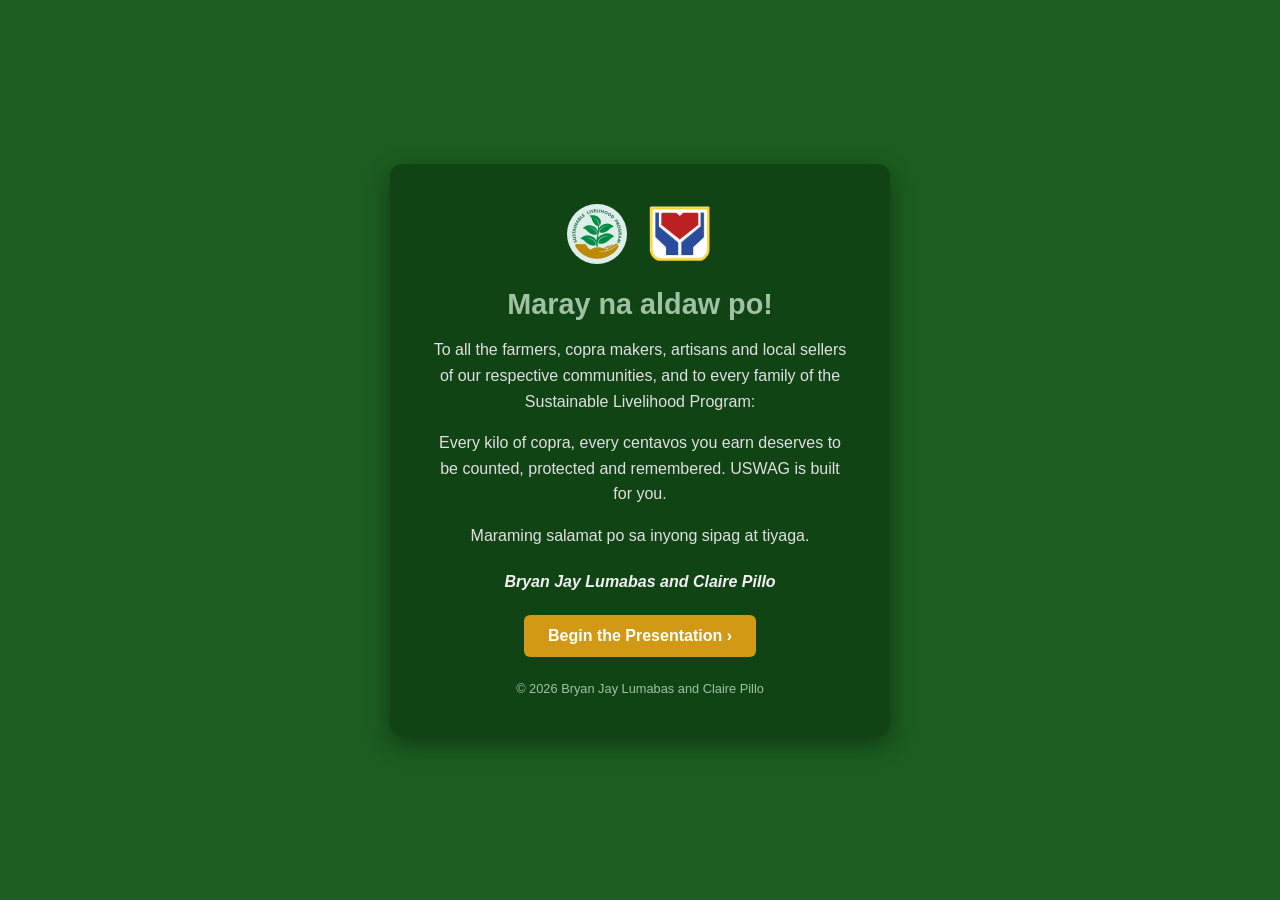
<file: index.html>
<!DOCTYPE html>
<html lang="en">
  <head>
    <meta charset="utf-8">
    <meta name="viewport" content="width=device-width, initial-scale=1, viewport-fit=cover">
    <meta name="robots" content="noindex">
    <title>USWAG · Dedication</title>
    <style>
        body {
        margin: 0;
        padding: 0;
        min-height: 100vh;
        background-color: #1b5e20;
        font-family: -apple-system, BlinkMacSystemFont, "Segoe UI", Roboto, Helvetica, Arial, sans-serif;
        color: #ffffff;
        display: flex;
        justify-content: center;
        align-items: center;
      }

      .ded {
        background-color: #114415;
        border-radius: 12px;
        box-shadow: 0 8px 24px rgba(0, 0, 0, 0.4);
        padding: 40px;
        max-width: 500px;
        width: 90%;
        margin: 20px auto;
        text-align: center;
        box-sizing: border-box;
      }

      .logos {
        display: flex;
        justify-content: center;
        align-items: center;
        gap: 20px;
        margin-bottom: 24px;
      }

      .logos img {
        max-height: 60px;
        width: auto;
      }

      h1 {
        color: #a0c2a3;
        margin-top: 0;
        margin-bottom: 16px;
        font-size: 1.8rem;
      }

      p {
        line-height: 1.6;
        color: #e0e0e0;
        margin-bottom: 16px;
      }

      .sig {
        font-weight: bold;
        font-style: italic;
        margin: 24px 0;
        color: #f2f2f2;
      }

      .btn {
        display: inline-block;
        background-color: #d19914;
        color: #ffffff;
        text-decoration: none;
        font-weight: bold;
        padding: 12px 24px;
        border-radius: 6px;
        transition: background-color 0.3s ease, transform 0.1s ease;
        margin-bottom: 24px;
      }

      .btn:hover { filter: brightness(1.25); }
      .btn.alt { background: var(--gold); }

      small {
        display: block;
        color: #a0c2a3;
        font-size: 0.8rem;
      }
    </style>
  </head>
<body>
  <div class="ded">
    
    <div class="logos">
      <img src="slp.jpg" alt="Sustainable Livelihood Program logo" style="width: 60px; height: 60px; border-radius: 50%; object-fit: cover;">
      <img src="dswd.png" alt="DSWD logo">
    </div>
    
    <h1>Maray na aldaw po!</h1>
    <p>To all the farmers, copra makers, artisans and local sellers of our respective communities, and to every family of the Sustainable Livelihood Program:</p>
    <p>Every kilo of copra, every centavos you earn deserves to be counted, protected and remembered. USWAG is built for you.</p>
    <p>Maraming salamat po sa inyong sipag at tiyaga.</p>
    <div class="sig">Bryan Jay Lumabas and Claire Pillo</div>
    <a class="btn" href="phase1-proposal.html">Begin the Presentation &#8250;</a>
    <small>© 2026 Bryan Jay Lumabas and Claire Pillo</small>
  </div>
</body>
</html>
</file>
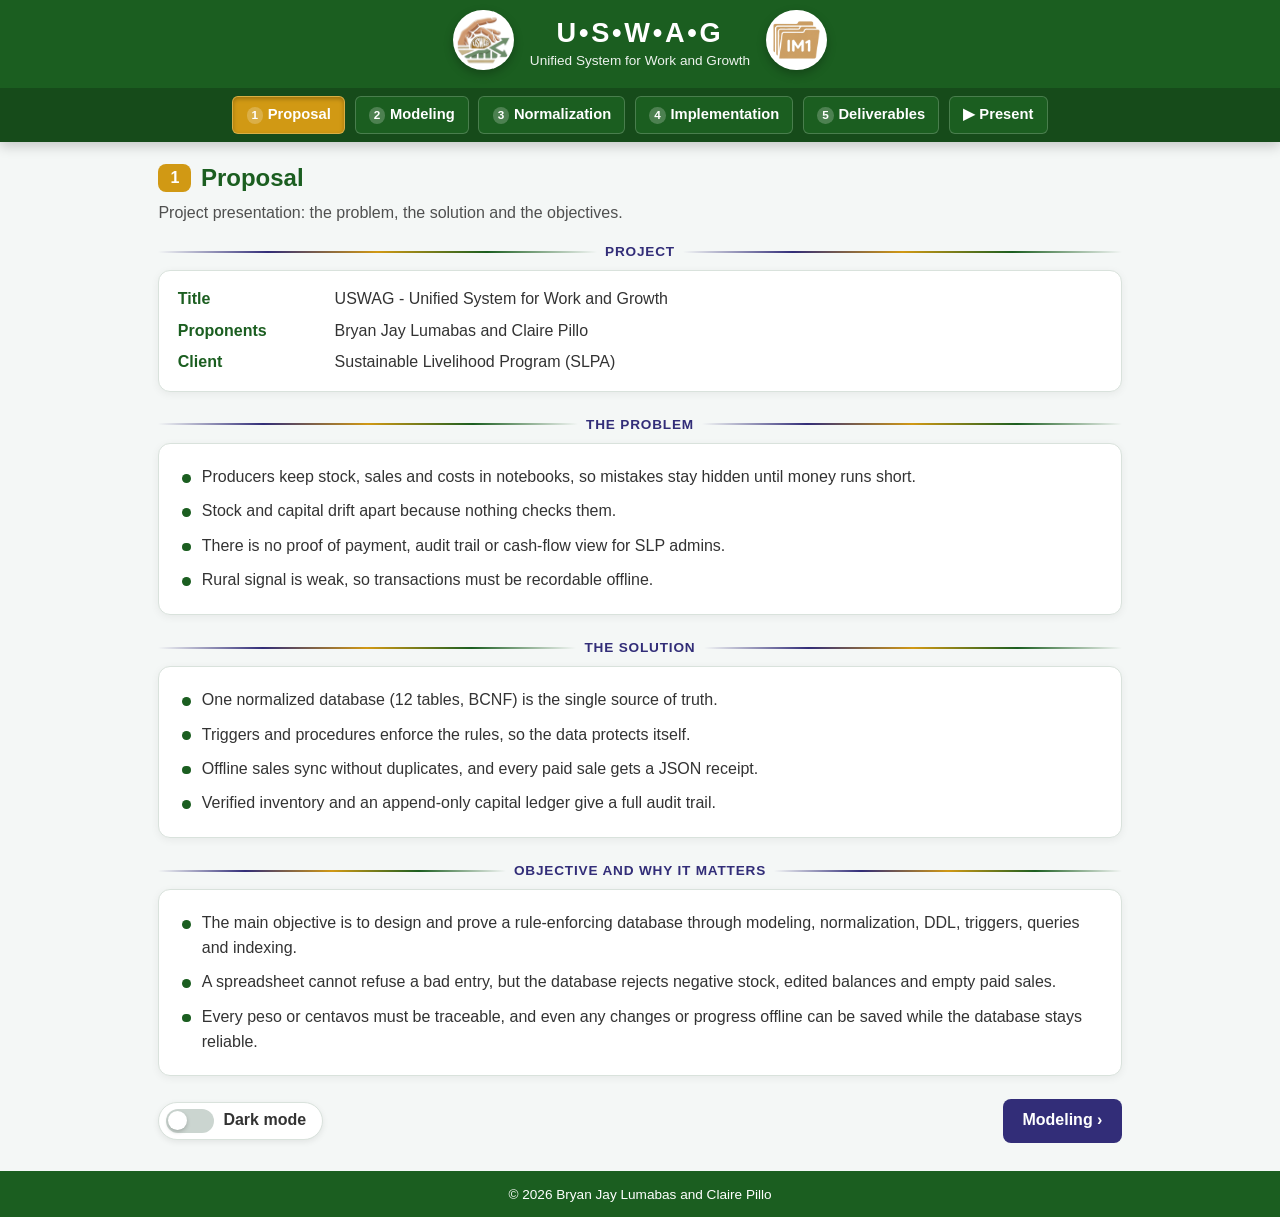
<file: phase1-proposal.html>
<!DOCTYPE html>
<html lang="en">
  <head>
    <meta charset="utf-8">
    <meta name="viewport" content="width=device-width, initial-scale=1, viewport-fit=cover">
    <title>USWAG · Phase 1</title>
    <link rel="stylesheet" href="styles.css">
    <script src="theme.js"></script>
  </head>
<body data-prev="" data-next="phase2-modeling.html">
  <div class="hwrap">
    <header class="hdr">
      <a href="phase1-proposal.html"><img src="uswag.png" alt="USWAG logo"></a>
      <div class="hc">
        <h1>U•S•W•A•G</h1>
        <p>Unified System for Work and Growth</p>
      </div>
      <a href="phase1-proposal.html"><img src="im1.png" alt="IM1 logo"></a>
    </header>
    <nav>
      <a href="phase1-proposal.html" class="on"><b>1</b>Proposal</a><a href="phase2-modeling.html"><b>2</b>Modeling</a><a href="phase3-normalization.html"><b>3</b>Normalization</a><a href="phase4-implementation.html"><b>4</b>Implementation</a><a href="phase5-deliverables.html"><b>5</b>Deliverables</a>
      <button id="presentBtn" type="button">&#9654; Present</button>
    </nav>
  </div>

  <main>
      <section class="slide" data-foot="© 2026 Bryan Jay Lumabas and Claire Pillo">
        <div class="sh">1 · Proposal</div>
        <div class="pt"><span class="n">1</span><h2>Proposal</h2></div>
        <p class="lead">Project presentation: the problem, the solution and the objectives.</p>
        <div class="div">Project</div>
        <div class="card"><dl class="kv"><dt>Title</dt><dd>USWAG - Unified System for Work and Growth</dd><dt>Proponents</dt><dd>Bryan Jay Lumabas and Claire Pillo</dd><dt>Client</dt><dd>Sustainable Livelihood Program (SLPA)</dd></dl></div>
      </section>
      <section class="slide" data-foot="© 2026 Bryan Jay Lumabas and Claire Pillo">
        <div class="sh">1 · Proposal</div>
        <div class="div">The Problem</div>
        <div class="card"><ul class="b"><li>Producers keep stock, sales and costs in notebooks, so mistakes stay hidden until money runs short.</li><li>Stock and capital drift apart because nothing checks them.</li><li>There is no proof of payment, audit trail or cash-flow view for SLP admins.</li><li>Rural signal is weak, so transactions must be recordable offline.</li></ul></div>
      </section>
      <section class="slide" data-foot="© 2026 Bryan Jay Lumabas and Claire Pillo">
        <div class="sh">1 · Proposal</div>
        <div class="div">The Solution</div>
        <div class="card"><ul class="b"><li>One normalized database (12 tables, BCNF) is the single source of truth.</li><li>Triggers and procedures enforce the rules, so the data protects itself.</li><li>Offline sales sync without duplicates, and every paid sale gets a JSON receipt.</li><li>Verified inventory and an append-only capital ledger give a full audit trail.</li></ul></div>
      </section>
      <section class="slide" data-foot="© 2026 Bryan Jay Lumabas and Claire Pillo">
        <div class="sh">1 · Proposal</div>
        <div class="div">Objective and Why It Matters</div>
        <div class="card"><ul class="b"><li>The main objective is to design and prove a rule-enforcing database through modeling, normalization, DDL, triggers, queries and indexing.</li><li>A spreadsheet cannot refuse a bad entry, but the database rejects negative stock, edited balances and empty paid sales.</li><li>Every peso or centavos must be traceable, and even any changes or progress offline can be saved while the database stays reliable.</li></ul></div>
      </section>
    <div class="nxt">
      <button class="sw" id="themeSwitch" type="button" role="switch" aria-checked="false" aria-label="Dark mode"><span class="trk"><span class="knob"></span></span>Dark mode</button>
      <a class="btn" href="phase2-modeling.html">Modeling &#8250;</a>
    </div>
  </main>

  <footer>© 2026 Bryan Jay Lumabas and Claire Pillo</footer>

  <div class="modal" id="modal">
    <div class="mbar">
      <span class="t" id="mt"></span>
      <button id="mdl" type="button">Download</button>
      <button id="mpr" type="button">Print</button>
      <button id="mx" type="button">&#10005;</button>
    </div>
    <div class="mbody" id="mb"></div>
  </div>
  <div class="toast" id="toast"></div>
    <script src="data.js"></script>
    <script src="script.js"></script>
</body>
</html>
</file>
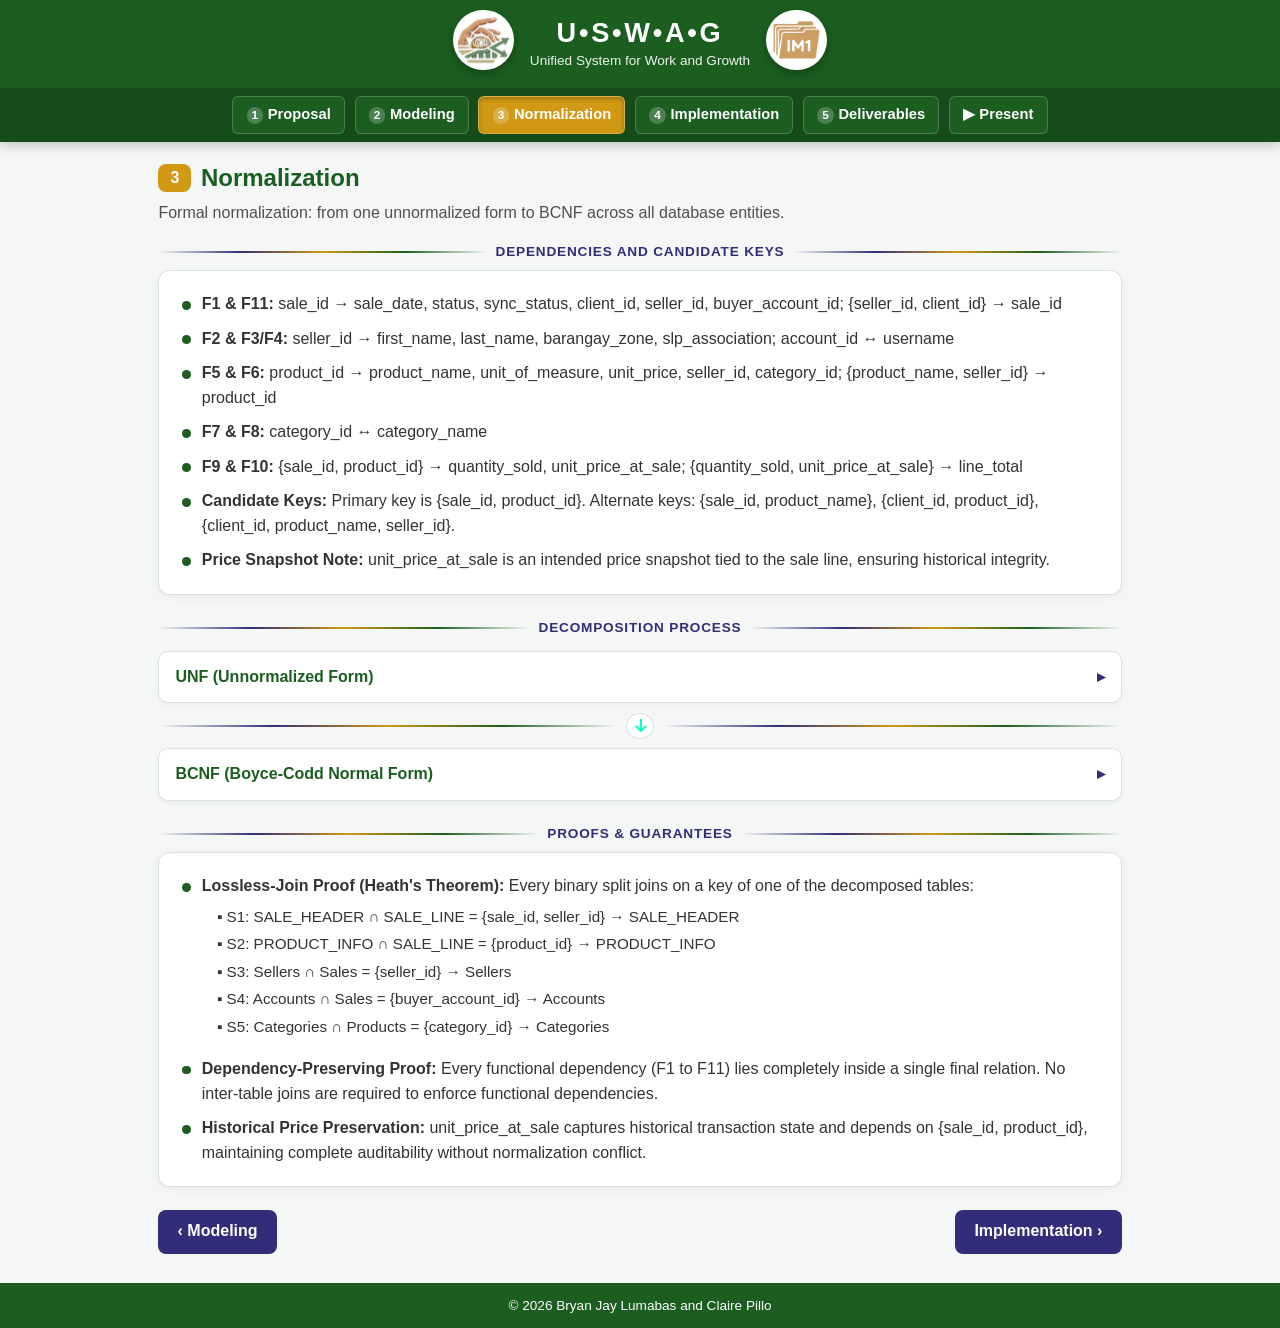
<file: phase3-normalization.html>
<!DOCTYPE html>
<html lang="en">
  <head>
    <meta charset="utf-8">
    <meta name="viewport" content="width=device-width, initial-scale=1, viewport-fit=cover">
    <title>USWAG · Phase 3</title>
    <link rel="stylesheet" href="styles.css">
    <link rel="stylesheet" href="https://cdnjs.cloudflare.com/ajax/libs/font-awesome/6.4.0/css/all.min.css" crossorigin="anonymous" referrerpolicy="no-referrer">
    <script src="theme.js"></script>
  </head>
<body data-prev="phase2-modeling.html" data-next="phase4-implementation.html">
  <div class="hwrap">
    <header class="hdr">
      <a href="phase1-proposal.html"><img src="uswag.png" alt="USWAG logo"></a>
      <div class="hc">
        <h1>U•S•W•A•G</h1>
        <p>Unified System for Work and Growth</p>
      </div>
      <a href="phase1-proposal.html"><img src="im1.png" alt="IM1 logo"></a>
    </header>
    <nav>
      <a href="phase1-proposal.html"><b>1</b>Proposal</a><a href="phase2-modeling.html"><b>2</b>Modeling</a><a href="phase3-normalization.html" class="on"><b>3</b>Normalization</a><a href="phase4-implementation.html"><b>4</b>Implementation</a><a href="phase5-deliverables.html"><b>5</b>Deliverables</a>
      <button id="presentBtn" type="button">&#9654; Present</button>
    </nav>
  </div>

  <main>
      <section class="slide" data-foot="© 2026 Bryan Jay Lumabas and Claire Pillo">
        <div class="sh">3 · Normalization</div>
        <div class="pt"><span class="n">3</span><h2>Normalization</h2></div>
        <p class="lead">Formal normalization: from one unnormalized form to BCNF across all database entities.</p>
        <div class="div">Dependencies and Candidate Keys</div>
        <div class="card">
          <ul class="b">
            <li><b>F1 & F11:</b> sale_id → sale_date, status, sync_status, client_id, seller_id, buyer_account_id; {seller_id, client_id} → sale_id</li>
            <li><b>F2 & F3/F4:</b> seller_id → first_name, last_name, barangay_zone, slp_association; account_id ↔ username</li>
            <li><b>F5 & F6:</b> product_id → product_name, unit_of_measure, unit_price, seller_id, category_id; {product_name, seller_id} → product_id</li>
            <li><b>F7 & F8:</b> category_id ↔ category_name</li>
            <li><b>F9 & F10:</b> {sale_id, product_id} → quantity_sold, unit_price_at_sale; {quantity_sold, unit_price_at_sale} → line_total</li>
            <li><b>Candidate Keys:</b> Primary key is {sale_id, product_id}. Alternate keys: {sale_id, product_name}, {client_id, product_id}, {client_id, product_name, seller_id}.</li>
            <li><b>Price Snapshot Note:</b> unit_price_at_sale is an intended price snapshot tied to the sale line, ensuring historical integrity.</li>
          </ul>
        </div>
      </section>

      <section class="slide" data-foot="© 2026 Bryan Jay Lumabas and Claire Pillo">
        <div class="sh">3 · Normalization</div>
        <div class="div">Decomposition Process</div>
        <div class="decomp-flow">
          <div class="decomp-step">
            <h4>UNF (Unnormalized Form) <span class="decomp-chevron">▸</span></h4>
            <div class="desc">
              <strong style="color:var(--h1);">SALE_FORM</strong><br>
              <code style="font-size:0.85em; background:var(--code); padding:0.2em 0.4em; border-radius:4px; display:block; margin:0.3em 0;">(sale_id, sale_date, status, sync_status, client_id, seller_id, first_name, last_name, barangay_zone, slp_association, buyer_account_id, buyer_username, {product_id, product_name, unit_of_measure, unit_price, category_id, category_name, quantity_sold, unit_price_at_sale, line_total})</code>
              <em style="display:block; margin-top:0.4em;">Anomalies:</em> Non-atomic repeating product groups; insertion anomalies (cannot add unused categories); update anomalies (duplicated seller/product metadata); deletion anomalies.
            </div>
          </div>
          
          <div class="decomp-arrow" id="blindToggleBtn" style="cursor: pointer;" title="Click to toggle normal form blinds"><span><i class="fa-solid fa-arrow-down" id="blindChevronIcon" style="color: #00ffcc; transition: transform 0.3s ease;"></i></span></div>
          
          <div id="normalizationBlinds" style="display: none; flex-direction: column; gap: .8em;">
            <div class="decomp-step">
              <h4>1NF (First Normal Form) <span class="decomp-chevron">▸</span></h4>
              <div class="desc">
                Flattens repeating product groups into individual atomic rows.<br>
                <strong style="color:var(--h1); display:block; margin-top:0.3em;">R1 Schema:</strong>
                <code style="font-size:0.85em; background:var(--code); padding:0.2em 0.4em; border-radius:4px; display:block; margin:0.3em 0;">(sale_id, sale_date, status, sync_status, client_id, seller_id, first_name, last_name, barangay_zone, slp_association, buyer_account_id, buyer_username, product_id, product_name, unit_of_measure, unit_price, category_id, category_name, quantity_sold, unit_price_at_sale, line_total)</code>
                <em style="display:block; margin-top:0.3em;">Primary Key:</em> {sale_id, product_id}
              </div>
            </div>
            
            <div class="decomp-arrow"><span><i class="fa-solid fa-arrow-down" style="color: #00ffcc;"></i></span></div>
            <div class="decomp-step">
              <h4>2NF (Second Normal Form) <span class="decomp-chevron">▸</span></h4>
              <div class="desc">
                Removes partial dependencies on part of the composite key {sale_id, product_id}:<br>
                <ul style="list-style: none; padding-left: 0; margin-top: 0.4em; display: flex; flex-direction: column; gap: 0.3em;">
                  <li>• <strong>SALE_HEADER</strong>(sale_id, sale_date, status, sync_status, client_id, seller_id, first_name, last_name, barangay_zone, slp_association, buyer_account_id, buyer_username)</li>
                  <li>• <strong>PRODUCT_INFO</strong>(product_id, product_name, unit_of_measure, unit_price, seller_id, category_id, category_name)</li>
                  <li>• <strong>SALE_LINE</strong>(sale_id, product_id, quantity_sold, unit_price_at_sale, line_total)</li>
                </ul>
              </div>
            </div>
            
            <div class="decomp-arrow"><span><i class="fa-solid fa-arrow-down" style="color: #00ffcc;"></i></span></div>
            <div class="decomp-step">
              <h4>3NF (Third Normal Form) <span class="decomp-chevron">▸</span></h4>
              <div class="desc">
                Removes transitive dependencies (TD1: sale_id → seller_id, TD2: sale_id → buyer_account_id, TD3: product_id → category_id, TD4: line_total derivation):<br>
                <ul style="list-style: none; padding-left: 0; margin-top: 0.4em; display: flex; flex-direction: column; gap: 0.3em;">
                  <li>• <strong>Sales</strong>(sale_id, sale_date, status, sync_status, client_id, seller_id, buyer_account_id)</li>
                  <li>• <strong>Sellers</strong>(seller_id, first_name, last_name, barangay_zone, slp_association)</li>
                  <li>• <strong>Accounts</strong>(account_id, username)</li>
                  <li>• <strong>Products</strong>(product_id, product_name, unit_of_measure, unit_price, seller_id, category_id)</li>
                  <li>• <strong>Categories</strong>(category_id, category_name)</li>
                  <li>• <strong>Sale_Details</strong>(sale_id, product_id, quantity_sold, unit_price_at_sale) <em>[line_total kept as GENERATED STORED column]</em></li>
                </ul>
              </div>
            </div>
            
            <div class="decomp-arrow"><span><i class="fa-solid fa-arrow-down" style="color: #00ffcc;"></i></span></div>
          
          </div>

          <div class="decomp-step">
            <h4>BCNF (Boyce-Codd Normal Form) <span class="decomp-chevron">▸</span></h4>
            <div class="desc">
              Verifies that every determinant across all 12 system tables is a candidate key / superkey.<br>
              <strong style="display:block; margin-top:0.3em;">Verified Tables:</strong> Accounts, Sellers, Categories, Products, Sales, Sale_Details, Inventory_Transactions, Expenses, Capital_Management, Capital_Ledger, Receipts, Contact_Messages. No determinant violations remain.
            </div>
          </div>
        </div>
      </section>

      <section class="slide" data-foot="© 2026 Bryan Jay Lumabas and Claire Pillo">
        <div class="sh">3 · Normalization</div>
        <div class="div">Proofs & Guarantees</div>
        <div class="card">
          <ul class="b">
            <li><b>Lossless-Join Proof (Heath's Theorem):</b> Every binary split joins on a key of one of the decomposed tables:
              <div style="margin: 0.4em 0 0.6em 1em; display: flex; flex-direction: column; gap: 0.25em; font-size: 0.95em;">
                <div>▪ S1: SALE_HEADER ∩ SALE_LINE = {sale_id, seller_id} → SALE_HEADER</div>
                <div>▪ S2: PRODUCT_INFO ∩ SALE_LINE = {product_id} → PRODUCT_INFO</div>
                <div>▪ S3: Sellers ∩ Sales = {seller_id} → Sellers</div>
                <div>▪ S4: Accounts ∩ Sales = {buyer_account_id} → Accounts</div>
                <div>▪ S5: Categories ∩ Products = {category_id} → Categories</div>
              </div>
            </li>
            <li><b>Dependency-Preserving Proof:</b> Every functional dependency (F1 to F11) lies completely inside a single final relation. No inter-table joins are required to enforce functional dependencies.</li>
            <li><b>Historical Price Preservation:</b> unit_price_at_sale captures historical transaction state and depends on {sale_id, product_id}, maintaining complete auditability without normalization conflict.</li>
          </ul>
        </div>
      </section>
    <div class="nxt">
      <a class="btn alt" href="phase2-modeling.html">&#8249; Modeling</a>
      <a class="btn alt" href="phase4-implementation.html">Implementation &#8250;</a>
    </div>
  </main>

  <footer>© 2026 Bryan Jay Lumabas and Claire Pillo</footer>

  <div class="modal" id="modal">
    <div class="mbar">
      <span class="t" id="mt"></span>
      <button id="mdl" type="button">Download</button>
      <button id="mpr" type="button">Print</button>
      <button id="mx" type="button">&#10005;</button>
    </div>
    <div class="mbody" id="mb"></div>
  </div>
  <div class="toast" id="toast"></div>
    <script src="data.js"></script>
    <script src="script.js"></script>
</body>
</html>
</file>
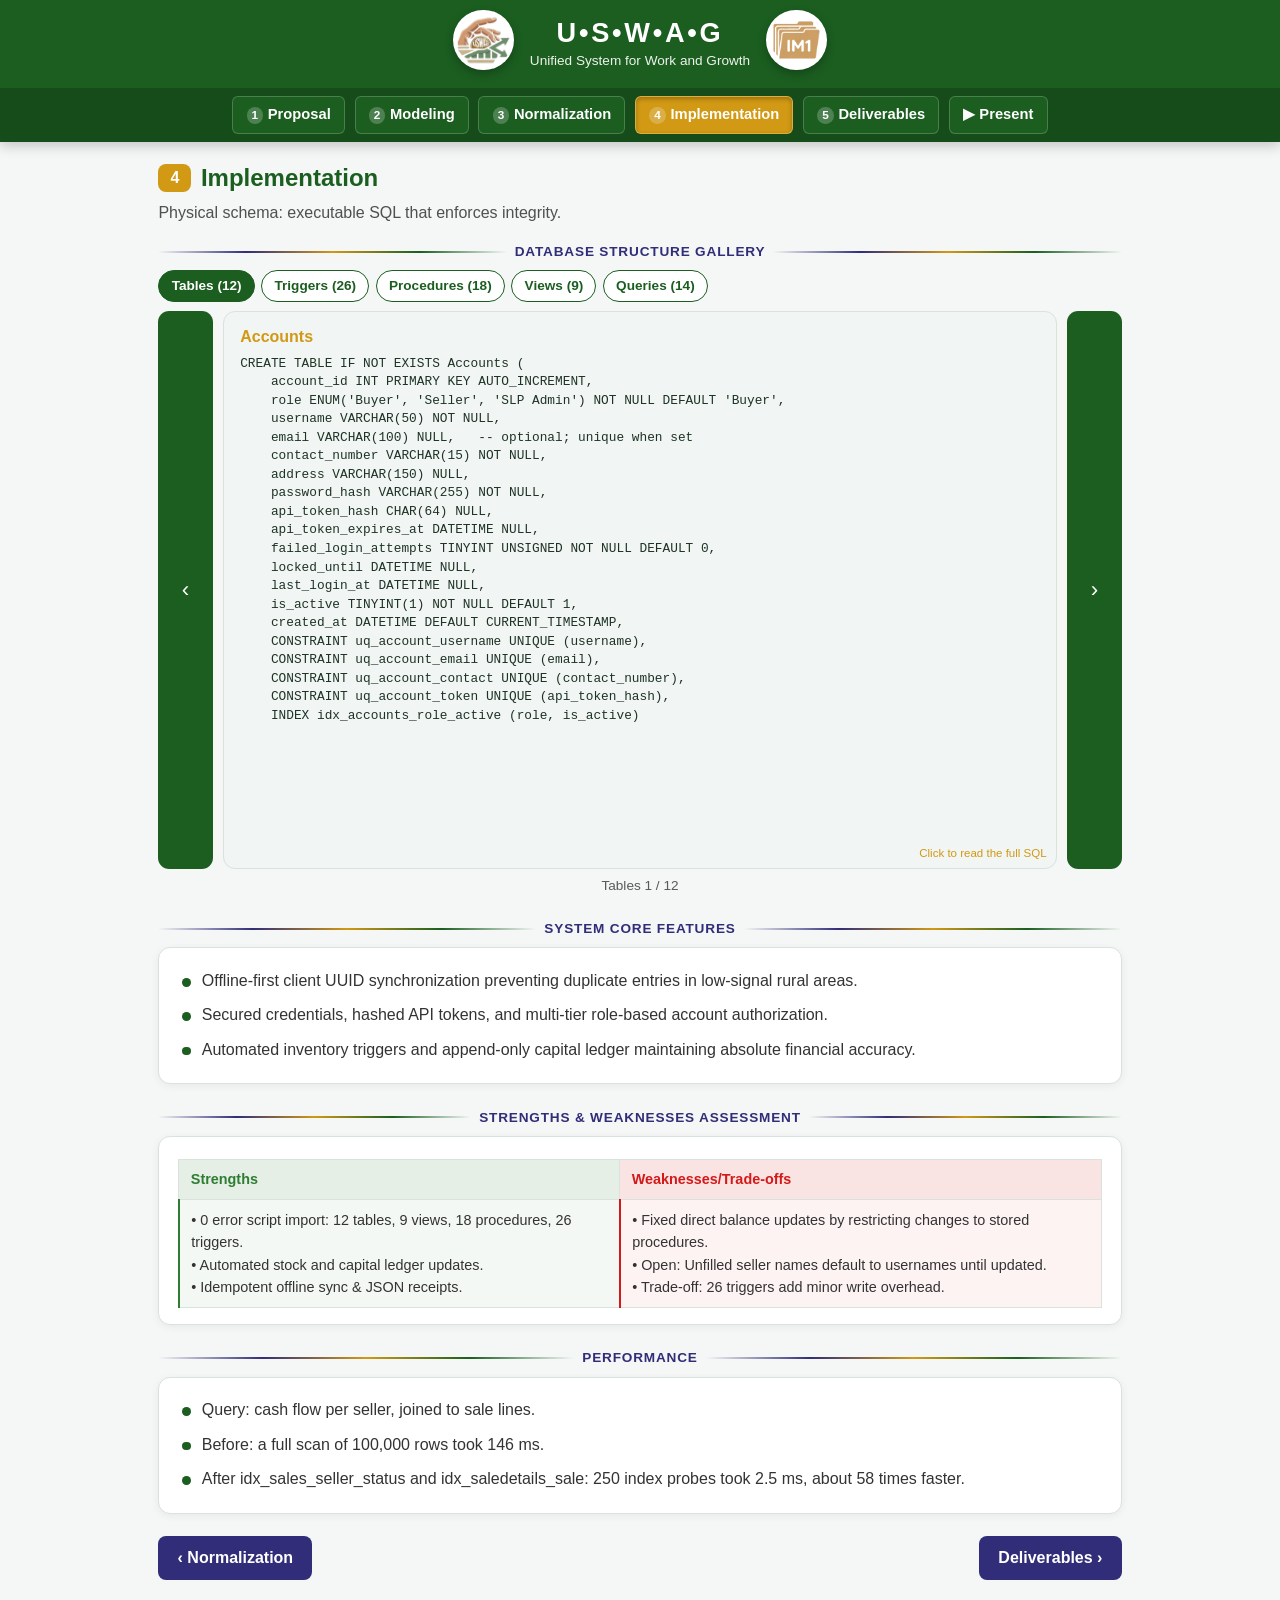
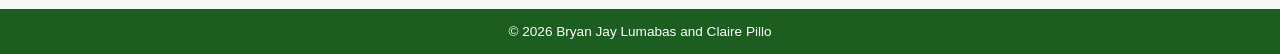
<file: phase4-implementation.html>
<!DOCTYPE html>
<html lang="en">
  <head>
    <meta charset="utf-8">
    <meta name="viewport" content="width=device-width, initial-scale=1, viewport-fit=cover">
    <title>USWAG · Phase 4</title>
    <link rel="stylesheet" href="styles.css">
    <link rel="stylesheet" href="https://cdnjs.cloudflare.com/ajax/libs/font-awesome/6.5.1/css/all.min.css">
    <script src="theme.js"></script>
    <style>
      .mbar button i {
        margin-right: 5px;
      }
    </style>
  </head>
<body data-prev="phase3-normalization.html" data-next="phase5-deliverables.html">
  <div class="hwrap">
    <header class="hdr">
      <a href="phase1-proposal.html"><img src="uswag.png" alt="USWAG logo"></a>
      <div class="hc">
        <h1>U•S•W•A•G</h1>
        <p>Unified System for Work and Growth</p>
      </div>
      <a href="phase1-proposal.html"><img src="im1.png" alt="IM1 logo"></a>
    </header>
    <nav>
      <a href="phase1-proposal.html"><b>1</b>Proposal</a><a href="phase2-modeling.html"><b>2</b>Modeling</a><a href="phase3-normalization.html"><b>3</b>Normalization</a><a href="phase4-implementation.html" class="on"><b>4</b>Implementation</a><a href="phase5-deliverables.html"><b>5</b>Deliverables</a>
      <button id="presentBtn" type="button">&#9654; Present</button>
    </nav>
  </div>

  <main>
      <section class="slide" data-foot="© 2026 Bryan Jay Lumabas and Claire Pillo">
        <div class="sh">4 · Implementation</div>
        <div class="pt"><span class="n">4</span><h2>Implementation</h2></div>
        <p class="lead">Physical schema: executable SQL that enforces integrity.</p>
        <div class="div">Database Structure Gallery</div>
        <div class="pills" id="tabs"></div>
        <div class="gal">
          <button class="arr" id="gp" type="button" aria-label="Previous">&#8249;</button>
          <div class="view"><div class="track" id="trk"></div></div>
          <button class="arr" id="gn" type="button" aria-label="Next">&#8250;</button>
        </div>
        <div class="cnt" id="cnt"></div>
      </section>
    
      <section class="slide" data-foot="© 2026 Bryan Jay Lumabas and Claire Pillo">
        <div class="sh">4 · Implementation</div>
        <div class="div">System Core Features</div>
        <div class="card"><ul class="b"><li>Offline-first client UUID synchronization preventing duplicate entries in low-signal rural areas.</li><li>Secured credentials, hashed API tokens, and multi-tier role-based account authorization.</li><li>Automated inventory triggers and append-only capital ledger maintaining absolute financial accuracy.</li></ul></div>
      </section>
    
      <section class="slide" data-foot="© 2026 Bryan Jay Lumabas and Claire Pillo">
        <div class="sh">4 · Implementation</div>
        <div class="div">Strengths & Weaknesses Assessment</div>
        <div class="card">
          <table class="sw-table">
            <thead>
              <tr><th>Strengths</th><th>Weaknesses/Trade-offs</th></tr>
            </thead>
            <tbody>
              <tr>
                <td>• 0 error script import: 12 tables, 9 views, 18 procedures, 26 triggers.<br>• Automated stock and capital ledger updates.<br>• Idempotent offline sync & JSON receipts.</td>
                <td>• Fixed direct balance updates by restricting changes to stored procedures.<br>• Open: Unfilled seller names default to usernames until updated.<br>• Trade-off: 26 triggers add minor write overhead.</td>
              </tr>
            </tbody>
          </table>
        </div>
      </section>
    
      <section class="slide" data-foot="© 2026 Bryan Jay Lumabas and Claire Pillo">
        <div class="sh">4 · Implementation</div>
        <div class="div">Performance</div>
        <div class="card"><ul class="b"><li>Query: cash flow per seller, joined to sale lines.</li><li>Before: a full scan of 100,000 rows took 146 ms.</li><li>After idx_sales_seller_status and idx_saledetails_sale: 250 index probes took 2.5 ms, about 58 times faster.</li></ul></div>
      </section>
    
    <div class="nxt">
      <a class="btn alt" href="phase3-normalization.html">&#8249; Normalization</a>
      <a class="btn alt" href="phase5-deliverables.html">Deliverables &#8250;</a>
    </div>
  </main>

  <footer>© 2026 Bryan Jay Lumabas and Claire Pillo</footer>

  <div class="modal" id="modal">
    <div class="mbar">
      <span class="t" id="mt"></span>
      <button id="mdl" type="button"><i class="fa-solid fa-download"></i> Download</button>
      <button id="mpr" type="button"><i class="fa-solid fa-print"></i> Print</button>
      <button id="mx" type="button">&#10005;</button>
    </div>
    
    <div class="mbody" id="mb"></div>
    
  </div>
  <div class="toast" id="toast"></div>
    <script src="data.js"></script>
    <script src="script.js"></script>
</body>
</html>
</file>
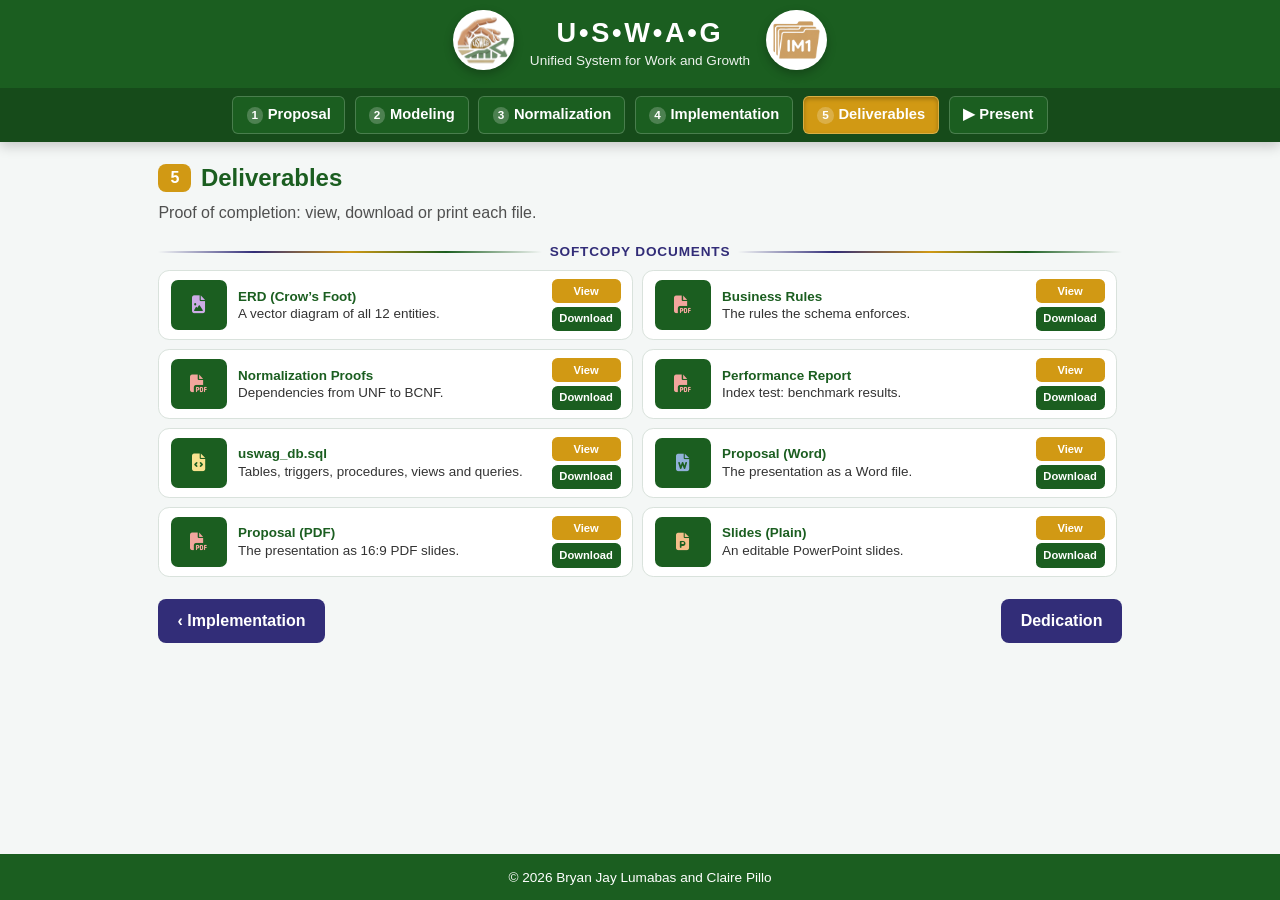
<file: phase5-deliverables.html>
<!DOCTYPE html>
<html lang="en">
  <head>
    <meta charset="utf-8">
    <meta name="viewport" content="width=device-width, initial-scale=1, viewport-fit=cover">
    <title>USWAG · Phase 5</title>
    <link rel="stylesheet" href="styles.css">
    <link rel="stylesheet" href="https://cdnjs.cloudflare.com/ajax/libs/font-awesome/6.5.1/css/all.min.css">
    <script src="theme.js"></script>
    <style>
      .thumb {
        display: flex;
        align-items: center;
        justify-content: center;
        font-size: 2rem;
        width: 50px;
        height: 50px;
        border-radius: 8px;
        background: rgba(255, 255, 255, 0.05);
      }
      
      .thumb-pdf { color: #f2a69d !important; } 
      .thumb-docx { color: #92b1da !important; }  
      .thumb-sql { color: #f9e28f !important; }    
      .thumb-pptx { color: #f4be8a !important; }  
      .thumb-img { color: #a0c2a3 !important; }  
      .thumb-purple { color: #cdace6 !important; }  

      .mbar button i {
        margin-right: 5px;
      }
    </style>
  </head>
<body data-prev="phase4-implementation.html" data-next="">
  <div class="hwrap">
    <header class="hdr">
      <a href="phase1-proposal.html"><img src="uswag.png" alt="USWAG logo"></a>
      <div class="hc">
        <h1>U•S•W•A•G</h1>
        <p>Unified System for Work and Growth</p>
      </div>
      <a href="phase1-proposal.html"><img src="im1.png" alt="IM1 logo"></a>
    </header>
    <nav>
      <a href="phase1-proposal.html"><b>1</b>Proposal</a><a href="phase2-modeling.html"><b>2</b>Modeling</a><a href="phase3-normalization.html"><b>3</b>Normalization</a><a href="phase4-implementation.html"><b>4</b>Implementation</a><a href="phase5-deliverables.html" class="on"><b>5</b>Deliverables</a>
      <button id="presentBtn" type="button">&#9654; Present</button>
    </nav>
  </div>

  <main>
      <section class="slide" data-foot="© 2026 Bryan Jay Lumabas and Claire Pillo">
        <div class="sh">5 · Deliverables</div>
        <div class="pt"><span class="n">5</span><h2>Deliverables</h2></div>
        <p class="lead">Proof of completion: view, download or print each file.</p>
        <div class="div">Softcopy Documents</div>
        <div class="dl">
  
          <div class="doc">
            <div class="thumb thumb-purple"><i class="fa-solid fa-file-image"></i></div>
            <div class="in"><h4>ERD (Crow’s Foot)</h4><p>A vector diagram of all 12 entities.</p></div>
            <div class="btns">
              <button class="btn alt" type="button" data-doc="erd">View</button>
              <a class="btn" href="../diagrams/uswag_erd_crowsfoot.svg" download>Download</a>
            </div>
          </div>
        
          <div class="doc">
            <div class="thumb thumb-pdf"><i class="fa-solid fa-file-pdf"></i></div>
            <div class="in"><h4>Business Rules</h4><p>The rules the schema enforces.</p></div>
            <div class="btns">
              <button class="btn alt" type="button" data-doc="rules">View</button>
              <a class="btn" href="../documents/USWAG_Business_Rules.pdf" download>Download</a>
            </div>
          </div>
        
          <div class="doc">
            <div class="thumb thumb-pdf"><i class="fa-solid fa-file-pdf"></i></div>
            <div class="in"><h4>Normalization Proofs</h4><p>Dependencies from UNF to BCNF.</p></div>
            <div class="btns">
              <button class="btn alt" type="button" data-doc="norm">View</button>
              <a class="btn" href="../documents/USWAG_Normalization_Proofs.pdf" download>Download</a>
            </div>
          </div>
          
          <div class="doc">
            <div class="thumb thumb-pdf"><i class="fa-solid fa-file-pdf"></i></div>
            <div class="in"><h4>Performance Report</h4><p>Index test: benchmark results.</p></div>
            <div class="btns">
              <button class="btn alt" type="button" data-doc="perf">View</button>
              <a class="btn" href="../documents/USWAG_Performance_Report.pdf" download>Download</a>
            </div>
          </div>
          
          <div class="doc">
            <div class="thumb thumb-sql"><i class="fa-solid fa-file-code"></i></div>
            <div class="in"><h4>uswag_db.sql</h4><p>Tables, triggers, procedures, views and queries.</p></div>
            <div class="btns">
              <button class="btn alt" type="button" data-doc="sql">View</button>
              <a class="btn" href="../database/uswag_db.sql" download>Download</a>
            </div>
          </div>
          
          <div class="doc">
            <div class="thumb thumb-docx"><i class="fa-solid fa-file-word"></i></div>
            <div class="in"><h4>Proposal (Word)</h4><p>The presentation as a Word file.</p></div>
            <div class="btns">
              <button class="btn alt" type="button" data-doc="docx">View</button>
              <a class="btn" href="../presentation/USWAG_Project_Proposal.docx" download>Download</a>
            </div>
          </div>
        
          <div class="doc">
            <div class="thumb thumb-pdf"><i class="fa-solid fa-file-pdf"></i></div>
            <div class="in"><h4>Proposal (PDF)</h4><p>The presentation as 16:9 PDF slides.</p></div>
            <div class="btns">
              <button class="btn alt" type="button" data-doc="pdf">View</button>
              <a class="btn" href="../presentation/USWAG_Project_Proposal.pdf" download>Download</a>
            </div>
          </div>
        
          <div class="doc">
            <div class="thumb thumb-pptx"><i class="fa-solid fa-file-powerpoint"></i></div>
            <div class="in"><h4>Slides (Plain)</h4><p>An editable PowerPoint slides.</p></div>
            <div class="btns">
              <button class="btn alt" type="button" data-doc="pptx">View</button>
              <a class="btn" href="../presentation/USWAG_Slides_Plain.pptx" download>Download</a>
            </div>
          </div>
        </div>
      </section>
    <div class="nxt">
      <a class="btn alt" href="phase4-implementation.html">&#8249; Implementation</a>
      <a class="btn alt" href="index.html"> Dedication</a>
    </div>
  </main>

  <footer>© 2026 Bryan Jay Lumabas and Claire Pillo</footer>

  <div class="modal" id="modal">
    <div class="mbar">
      <span class="t" id="mt"></span>
      
      <button id="mdl" type="button"><i class="fa-solid fa-download"></i> Download</button>
      <button id="mpr" type="button"><i class="fa-solid fa-print"></i> Print</button>
      <button id="mx" type="button">&#10005;</button>
    </div>
    
    <div class="mbody" id="mb"></div>
    
  </div>
  <div class="toast" id="toast"></div>
    <script src="data.js"></script>
    <script src="script.js"></script>
</body>
</html>
</file>
<file: styles.css>
/* USWAG presentation site. Light theme by default; dark theme is switched by theme.js (data-theme="dark"). */
:root {
  --pri: #1b5e20;
  --sec: #322d78;
  --gold: #d19914;
  --red: #d31919;
  --green: #2e7d32;
  --bg: #f4f7f6;
  --card: #ffffff;
  --text: #333333;
  --line: #d9e2dc;
  --soft: #eaf3ec;
  --code: #f1f5f3;
  --codefg: #1e3325;
  --h1: #1b5e20;
  --h2: #322d78;
  --btn: #322d78;
  --fs: 16px;
  color-scheme: light;
  transition: background-color 0.3s ease, color 0.3s ease;
}

:root[data-theme="dark"] {
  --bg: #090e0c;
  --card: #121c16;
  --text: #d8ede0;
  --line: #22352a;
  --soft: #17261e;
  --code: #050b08;
  --codefg: #d7f5dc;
  --h1: #7ccb88;
  --h2: #a8a2ff;
  --btn: #4a43a8;
  color-scheme: dark;
}

* { margin: 0; padding: 0; box-sizing: border-box; }

html { scroll-padding-top: env(safe-area-inset-top, 0px); }

body {
  font-family: "Segoe UI", Tahoma, Geneva, Verdana, sans-serif;
  font-size: var(--fs);
  background: var(--bg);
  color: var(--text);
  line-height: 1.55;
  min-height: 100vh;
  display: flex;
  flex-direction: column;
  overflow-x: hidden;
  padding-bottom: env(safe-area-inset-bottom, 0px);
}

/* ---------- header and navigation ---------- */
.hwrap {
  background: var(--pri);
  position: sticky;
  top: 0;
  z-index: 50;
  padding-top: env(safe-area-inset-top, 0px);
  box-shadow: 0 4px 12px rgba(0, 0, 0, .2);
}

.hdr {
  max-width: 62em;
  margin: 0 auto;
  padding: .6em 1em;
  display: flex;
  align-items: center;
  justify-content: center;
  gap: 1em;
  color: #fff;
}

.hdr img {
  width: 3.8em;
  height: 3.8em;
  border-radius: 50%;
  background: #fff;
  padding: .12em;
  object-fit: contain;
  box-shadow: 0 4px 10px rgba(0, 0, 0, .25);
}

.hc { text-align: center; }
.hc h1 { font-size: 1.7em; letter-spacing: .1em; line-height: 1.2; }
.hc p { font-size: .85em; opacity: .92; }

nav {
  background: rgba(0, 0, 0, .2);
  padding: .5em .75em;
  display: flex;
  flex-wrap: wrap;
  justify-content: center;
  gap: .6em;
}

nav a, nav button {
  font: inherit;
  font-size: .92em;
  font-weight: 600;
  color: #fff;
  background: var(--pri);
  text-decoration: none;
  padding: .45em .9em;
  border-radius: .4em;
  border: 1px solid rgba(255, 255, 255, .2);
  cursor: pointer;
  transition: background .2s;
}

nav a:hover, nav button:hover { background: var(--sec); }
nav a.on { background: var(--gold); box-shadow: inset 0 2px 4px rgba(0, 0, 0, .25); }

nav a b {
  display: inline-block;
  width: 1.4em;
  height: 1.4em;
  line-height: 1.4em;
  margin-right: .4em;
  text-align: center;
  font-size: .8em;
  border-radius: 50%;
  background: rgba(255, 255, 255, .22);
}

/* ---------- slides ---------- */
main { flex: 1; width: 100%; max-width: 62em; margin: 0 auto; padding: 1.1em .9em 1.8em; }

.slide { margin-bottom: 1.4em; animation: rise .35s; }
.slide .sh { display: none; }

@keyframes rise { from { opacity: 0; transform: translateY(8px); } to { opacity: 1; transform: none; } }

.pt { display: flex; align-items: center; gap: .6em; margin-bottom: .3em; }
.pt .n { background: var(--gold); color: #fff; border-radius: .5em; padding: .1em .75em; font-weight: 800; }
.pt h2 { color: var(--h1); font-size: 1.5em; }
.lead { margin-bottom: .8em; opacity: .85; }

.div {
  display: flex;
  align-items: center;
  gap: .6em;
  margin: 1.1em 0 .6em;
  color: var(--h2);
  font-size: .85em;
  font-weight: 800;
  letter-spacing: .06em;
  text-transform: uppercase;
}

.div::before, .div::after { content: ""; flex: 1; height: 2px; background: linear-gradient(90deg, transparent, var(--sec), var(--gold), var(--pri), transparent); }

.card {
  background: var(--card);
  border: 1px solid var(--line);
  border-radius: .75em;
  padding: 1em 1.15em;
  margin-bottom: .75em;
  box-shadow: 0 2px 8px rgba(0, 0, 0, .06);
}

ul.b { list-style: none; }
ul.b li { position: relative; padding: .3em 0 .3em 1.5em; }
ul.b li::before { content: ""; position: absolute; left: .25em; top: .85em; width: .55em; height: .55em; border-radius: 50%; background: var(--pri); }

.sw-table { width: 100%; border-collapse: collapse; margin-top: .4em; font-size: .9em; }
.sw-table th, .sw-table td { padding: .6em .8em; border: 1px solid var(--line); text-align: left; vertical-align: top; }

/* Highlight Strengths column with green background theme */
.sw-table th:first-child {
  background: rgba(46, 125, 50, 0.12);
  color: var(--green);
}
.sw-table td:first-child {
  background: rgba(46, 125, 50, 0.05);
  border-left: 2px solid var(--green);
}

:root[data-theme="dark"] .sw-table th:first-child {
  background: rgba(76, 175, 80, 0.2);
  color: #81c784;
}
:root[data-theme="dark"] .sw-table td:first-child {
  background: rgba(76, 175, 80, 0.08);
  border-left: 2px solid #4caf50;
}

/* Highlight Weaknesses / Trade-offs column with red background theme */
.sw-table th:last-child {
  background: rgba(211, 25, 25, 0.12);
  color: var(--red);
}
.sw-table td:last-child {
  background: rgba(211, 25, 25, 0.05);
  border-left: 2px solid var(--red);
}

:root[data-theme="dark"] .sw-table th:last-child {
  background: rgba(255, 80, 80, 0.2);
  color: #ff8080;
}
:root[data-theme="dark"] .sw-table td:last-child {
  background: rgba(255, 80, 80, 0.08);
  border-left: 2px solid #ff5050;
}

.kv { display: grid; grid-template-columns: 9em 1fr; gap: .4em .8em; }
.kv dt { font-weight: 700; color: var(--h1); }

/* ---------- Decomposition Flow (Phase 3 Dropdowns & Section-Divider matching arrows) ---------- */
.decomp-flow { display: flex; flex-direction: column; gap: .8em; margin: .8em 0; width: 100%; }
.decomp-step { background: var(--card); border: 1px solid var(--line); border-radius: .6em; padding: .8em 1em; cursor: pointer; transition: all .25s ease; box-shadow: 0 2px 6px rgba(0,0,0,0.04); width: 100%; }
.decomp-step:hover { border-color: var(--sec); transform: translateY(-2px); }
.decomp-step h4 { color: var(--h1); display: flex; justify-content: space-between; align-items: center; font-size: 1em; width: 100%; }
.decomp-step .desc { display: none; margin-top: .5em; font-size: .9em; opacity: .9; padding-top: .4em; border-top: 1px dashed var(--line); line-height: 1.45; }
.decomp-step.open .desc { display: block; }
.decomp-step.open h4 .decomp-chevron { transform: rotate(90deg); color: var(--gold); }
.decomp-chevron { transition: transform 0.25s ease; display: inline-block; font-weight: bold; color: var(--sec); }

/* Matching dropdown step arrow to section dividers */
.decomp-arrow { 
  display: flex;
  align-items: center;
  justify-content: center;
  gap: .6em;
  color: var(--sec);
  font-weight: bold;
  font-size: .95em;
  margin: -.2em 0;
}
.decomp-arrow::before, .decomp-arrow::after { 
  content: ""; 
  flex: 1; 
  height: 2px; 
  background: linear-gradient(90deg, transparent, var(--sec), var(--gold), var(--pri), transparent); 
}
.decomp-arrow span {
  background: var(--card);
  padding: 0 .5em;
  border-radius: 50%;
  border: 1px solid var(--line);
}

/* ---------- buttons and switch ---------- */
.btn {
  font: inherit;
  font-weight: 700;
  display: inline-block;
  text-align: center;
  text-decoration: none;
  color: #fff;
  background: var(--sec);
  border: 0;
  border-radius: .5em;
  padding: .6em 1.2em;
  cursor: pointer;
  transition: filter .2s, transform 0.1s ease;
}

.btn:hover { filter: brightness(1.15); }
.btn:active { transform: scale(0.97); }

.btn.alt { background: var(--sec); }
.btn.gold, .erdbox + .btn { background: var(--gold) !important; color: #ffffff !important; display: block; margin: 0 auto; }
.doc .btn.alt { background: var(--gold) !important; color: #ffffff !important; }
.doc a.btn, .btn.download { background: var(--pri) !important; color: #ffffff !important; }
.dedication-btn { background: var(--sec) !important; }

.btn.big { width: auto; min-width: 14em; margin: .8em auto 0; display: block; }
.nxt { display: flex; justify-content: space-between; align-items: center; gap: .6em; margin-top: 1.2em; }

/* ---------- Light Switch & Neon Dark Glow ---------- */
.sw {
  font: inherit;
  display: inline-flex;
  align-items: center;
  gap: .6em;
  color: var(--text);
  background: var(--card);
  border: 1px solid var(--line);
  border-radius: 99em;
  padding: .35em 1em .35em .4em;
  font-weight: 700;
  cursor: pointer;
  box-shadow: 0 2px 6px rgba(0, 0, 0, 0.08);
  transition: all 0.3s ease;
}

.sw .trk {
  position: relative;
  width: 3em;
  height: 1.5em;
  border-radius: 99em;
  background: #cbd5d0;
  transition: background .3s ease;
}

.sw .knob {
  position: absolute;
  top: .15em;
  left: .15em;
  width: 1.2em;
  height: 1.2em;
  border-radius: 50%;
  background: #ffffff;
  box-shadow: 0 2px 4px rgba(0, 0, 0, 0.2);
  transition: transform .3s ease;
}

.sw[aria-checked="true"] .trk { background: #004d40; }
.sw[aria-checked="true"] .knob { transform: translateX(1.5em); }

/* Neon Glow Effect when Dark Mode is Active */
:root[data-theme="dark"] .sw {
  border-color: #00ffcc;
  box-shadow: 0 0 12px rgba(0, 255, 204, 0.4), 0 0 25px rgba(0, 255, 204, 0.2);
}

:root[data-theme="dark"] .sw[aria-checked="true"] .trk {
  background: #00332c;
  box-shadow: 0 0 10px rgba(0, 255, 204, 0.7), inset 0 0 6px rgba(0, 255, 204, 0.5);
}

:root[data-theme="dark"] .sw[aria-checked="true"] .knob {
  background: #00ffcc;
  box-shadow: 0 0 12px #00ffcc, 0 0 22px #00ffcc;
}

/* ---------- Proximity Spotlight & Cursor Glow Effect (Dark Mode Only - No changes to light theme nav) ---------- */
:root[data-theme="dark"] .card,
:root[data-theme="dark"] .decomp-step,
:root[data-theme="dark"] .btn,
:root[data-theme="dark"] nav a,
:root[data-theme="dark"] nav button {
  position: relative;
  overflow: hidden;
}

/* Subtle background illumination following cursor / touch in dark mode */
:root[data-theme="dark"] .card::before,
:root[data-theme="dark"] .decomp-step::before,
:root[data-theme="dark"] .btn::before,
:root[data-theme="dark"] nav a::before,
:root[data-theme="dark"] nav button::before {
  content: "";
  position: absolute;
  inset: 0;
  pointer-events: none;
  background: radial-gradient(
    500px circle at var(--x, 50%) var(--y, 50%),
    rgba(255, 255, 255, 0.07),
    transparent 50%
  );
  opacity: 0;
  transition: opacity 0.25s ease;
  z-index: 1;
  border-radius: inherit;
}

/* Reveal light smoothly on hover or touch in dark mode */
:root[data-theme="dark"] .card:hover::before,
:root[data-theme="dark"] .decomp-step:hover::before,
:root[data-theme="dark"] .btn:hover::before,
:root[data-theme="dark"] nav a:hover::before,
:root[data-theme="dark"] nav button:hover::before {
  opacity: 1;
}

/* Subtle edge highlight for cards and steps in dark mode */
:root[data-theme="dark"] .card::after,
:root[data-theme="dark"] .decomp-step::after {
  content: "";
  position: absolute;
  inset: 0;
  pointer-events: none;
  border-radius: inherit;
  border: 1px solid transparent;
  background: radial-gradient(
    300px circle at var(--x, 50%) var(--y, 50%),
    rgba(255, 255, 255, 0.15),
    transparent 60%
  ) border-box;
  -webkit-mask: linear-gradient(#fff 0 0) padding-box, linear-gradient(#fff 0 0);
  mask: linear-gradient(#fff 0 0) padding-box, linear-gradient(#fff 0 0);
  -webkit-mask-composite: destination-out;
  mask-composite: exclude;
  opacity: 0;
  transition: opacity 0.25s ease;
  z-index: 2;
}

:root[data-theme="dark"] .card:hover::after,
:root[data-theme="dark"] .decomp-step:hover::after {
  opacity: 1;
}

/* ---------- ERD ---------- */
.erdbox { background: var(--card); border: 1px solid var(--line); border-radius: .75em; padding: .6em; overflow: auto; text-align: center; }
.erdbox svg, .erdbox img { max-width: 100%; height: auto; }
.erdbox pre.mermaid { visibility: hidden; font-size: 1px; }
.erdbox pre.mermaid[data-processed] { visibility: visible; font-size: inherit; }
.erdmsg { display: none; }

/* ---------- code gallery ---------- */
.pills { display: flex; flex-wrap: wrap; gap: .4em; margin-bottom: .6em; }
.pill { font: inherit; font-size: .85em; font-weight: 700; color: var(--h1); background: var(--card); border: 1px solid var(--pri); border-radius: 99em; padding: .3em .9em; cursor: pointer; }
.pill.on { background: var(--pri); color: #fff; }

.gal { display: flex; align-items: stretch; gap: .5em; }
.arr { flex: 0 0 2.4em; font-size: 1.4em; color: #fff; background: var(--pri); border: 0; border-radius: .5em; cursor: pointer; }
.arr:hover { background: var(--sec); }
.view { flex: 1; min-width: 0; overflow: hidden; }
.track { display: flex; transition: transform .4s ease; }
.cell { flex: 0 0 100%; padding: 0 .15em; }

.sc { height: 15em; background: var(--code); color: var(--codefg); border: 1px solid var(--line); border-radius: .75em; padding: .8em 1em; cursor: pointer; overflow: hidden; position: relative; }
.sc h3 { color: var(--gold); font-size: 1em; margin-bottom: .3em; }
.sc pre { font: .78em/1.45 Consolas, "Courier New", monospace; white-space: pre; overflow: hidden; }
.sc::after { content: "Click to read the full SQL"; position: absolute; right: .8em; bottom: .5em; font-size: .72em; color: var(--gold); }
.cnt { text-align: center; font-size: .85em; margin-top: .4em; opacity: .8; }

/* ---------- deliverables ---------- */
.dl { display: grid; grid-template-columns: repeat(2, 1fr); gap: .6em; max-height: 72vh; overflow-y: auto; padding-right: .3em; width: 100%; }
.doc { display: flex; align-items: center; gap: .7em; background: var(--card); border: 1px solid var(--line); border-radius: .7em; padding: .5em .7em; width: 100%; }
.doc .thumb { flex: 0 0 3.2em; text-align: center; font-size: 1.1em; font-weight: 800; color: #fff; background: var(--pri); border-radius: .4em; padding: .5em 0; display: flex; align-items: center; justify-content: center; }
.doc .in { flex: 1; min-width: 0; font-size: .84em; line-height: 1.3; }
.doc h4 { color: var(--h1); }
.doc .btns { display: flex; flex-direction: column; gap: .2em; }
.doc .btn { font-size: .7em; padding: .3em .7em; }

/* ---------- viewer, toast ---------- */
.modal { display: none; position: fixed; inset: 0; z-index: 100; flex-direction: column; background: rgba(8, 14, 10, .94); }
.modal.on { display: flex; }
.mbar { display: flex; align-items: center; gap: .5em; padding: .6em .9em; padding-top: calc(.6em + env(safe-area-inset-top, 0px)); background: var(--pri); color: #fff; }
.mbar .t { flex: 1; font-weight: 700; overflow: hidden; text-overflow: ellipsis; white-space: nowrap; }
.mbar button { font: inherit; font-size: .85em; font-weight: 700; color: #fff; background: rgba(255, 255, 255, .18); border: 0; border-radius: .4em; padding: .4em .8em; cursor: pointer; }
.mbody { flex: 1; overflow: auto; padding: .8em; }
.mbody iframe { width: 100%; height: 100%; border: 0; background: #fff; border-radius: .4em; }
.sqlv { font: .8em/1.5 Consolas, "Courier New", monospace; color: var(--codefg); background: var(--code); border-radius: .5em; padding: .8em; overflow: auto; white-space: pre; }
.sqlv i { display: inline-block; width: 3.2em; margin-right: .8em; text-align: right; opacity: .45; font-style: normal; }
.paper { max-width: 52em; margin: 0 auto; background: var(--card); color: var(--text); border-radius: .5em; padding: 1.4em; border: 1px solid var(--line); }
.paper h1 { color: var(--pri); font-size: 1.3em; margin-bottom: .6em; }
.paper h3 { color: var(--sec); margin-top: .8em; }
.paper li { margin-left: 1.3em; }

.toast { display: none; position: fixed; left: 50%; bottom: 1.2em; transform: translateX(-50%); z-index: 120; background: var(--pri); color: #fff; padding: .6em 1.2em; border-radius: 99em; font-size: .9em; }

footer { background: var(--pri); color: #fff; text-align: center; font-size: .85em; padding: .9em 1em; }

/* ---------- Print Media Support (Offline-ready printing) ---------- */
@media print {
  body { background: #fff !important; color: #000 !important; display: block !important; }
  .hwrap, nav, footer, .modal, .toast, .pbar, .nxt, .arr, .pills, button { display: none !important; }
  main { max-width: 100% !important; padding: 0 !important; margin: 0 !important; }
  .slide { display: block !important; page-break-after: always; margin-bottom: 2em !important; }
  .card, .paper { border: 1px solid #ccc !important; box-shadow: none !important; background: #fff !important; color: #000 !important; }
  .decomp-step .desc { display: block !important; }
}

/* ---------- responsive media queries ---------- */
@media (max-width: 900px) {
  .dl { grid-template-columns: 1fr; max-height: 68vh; }
}

@media (max-width: 700px) {
  .kv { grid-template-columns: 1fr; }
  .dl { grid-template-columns: 1fr; max-height: 65vh; }
  .hdr img { width: 3em; height: 3em; }
  .hc h1 { font-size: 1.3em; }
  .nxt { flex-wrap: wrap; }
  main { padding: .8em .5em 1.4em; }
}

/* ---------- present mode ---------- */
body.present { --fs: calc(min(100vw, 177.78vh) / 64); overflow: hidden; height: 100vh; background: #000; }
body.present .hwrap, body.present footer, body.present .nxt, body.present .modal.off { display: none; }
body.present main { max-width: none; padding: 0; display: grid; place-items: center; height: 100vh; width: 100vw; }
body.present .slide { display: none; width: 100vw; height: 100vh; max-width: 177.78vh; max-height: 100vh; margin: 0; padding: 2vh 3vw; overflow: hidden; background: var(--bg); position: relative; }
body.present .slide.cur { display: flex; flex-direction: column; justify-content: center; }
body.present .slide .sh { display: block; position: absolute; top: 1.2em; left: 3em; font-weight: 800; color: var(--h1); }
body.present .slide.first .sh { display: none; }
body.present .slide::after { content: attr(data-foot); position: absolute; left: 3em; bottom: .8em; font-size: .6em; opacity: .65; }
body.present .slide::before { content: attr(data-no); position: absolute; right: 3em; bottom: .8em; font-size: .6em; opacity: .65; }
.pbar { display: none; }
body.present .pbar { display: flex; position: fixed; bottom: .6em; left: 50%; transform: translateX(-50%); gap: .4em; z-index: 60; opacity: .35; }
body.present .pbar:hover { opacity: 1; }
.pbar button { font: inherit; font-size: .9em; color: #fff; background: var(--pri); border: 0; border-radius: .4em; padding: .3em .8em; cursor: pointer; }

/* =====================================================================================
   Gallery sliders: ERD Entity Schemas (#etrk) and SQL Script (#trk). Responsive sizing only.
   Scoped to .gal, #trk and #etrk, so no other part of the site is affected.
   To make the cards bigger or smaller, change --gal-h below.
   ===================================================================================== */
.gal { --gal-h: clamp(24rem, 62vh, 40rem); }

.gal .arr {
  flex: 0 0 clamp(2.2rem, 5vw, 3.4rem);
  font-size: clamp(1.1rem, 2.6vw, 1.4rem);
  padding: 0;
}

/* One height for every card, so the slider never jumps while swiping */
#trk .cell, #etrk .cell { min-width: 0; }
#trk .sc, #etrk .sc {
  height: var(--gal-h);
  min-height: 0 !important;
  display: flex;
  flex-direction: column;
}

/* SQL Script slider: the code preview fills the card and its text scales with the screen */
#trk .sc pre {
  flex: 1 1 auto;
  min-height: 0;
  max-height: none !important;
  font-size: clamp(.62rem, 1.25vw + .3rem, .8rem);
}

/* ERD slider: the diagram is shrunk to fit inside the card instead of being cut off */
#etrk .erdbox {
  flex: 1 1 auto;
  min-height: 0 !important;
  padding: .6em !important;
  overflow: hidden;
  display: flex;
  align-items: center;
  justify-content: center;
}
#etrk .erdbox pre.mermaid {
  width: 100%;
  height: 100%;
  margin: 0;
  display: flex;
  align-items: center;
  justify-content: center;
  overflow: hidden;
}
#etrk .erdbox pre.mermaid svg { max-height: 100%; }

/* ERD cards open the full ERD code, so the hint says ERD instead of SQL */
#etrk .sc::after { content: "Click to read the full ERD"; }

@media (max-width: 900px) {
  .gal { --gal-h: clamp(22rem, 52vh, 32rem); }
}

@media (max-width: 700px) {
  /* narrow screens: wrap long SQL lines so more of the code shows in the preview */
  #trk .sc pre { white-space: pre-wrap; overflow-wrap: anywhere; }
}

@media (max-width: 520px) {
  .gal { --gal-h: 24rem; gap: .35em; }
}
</file>
